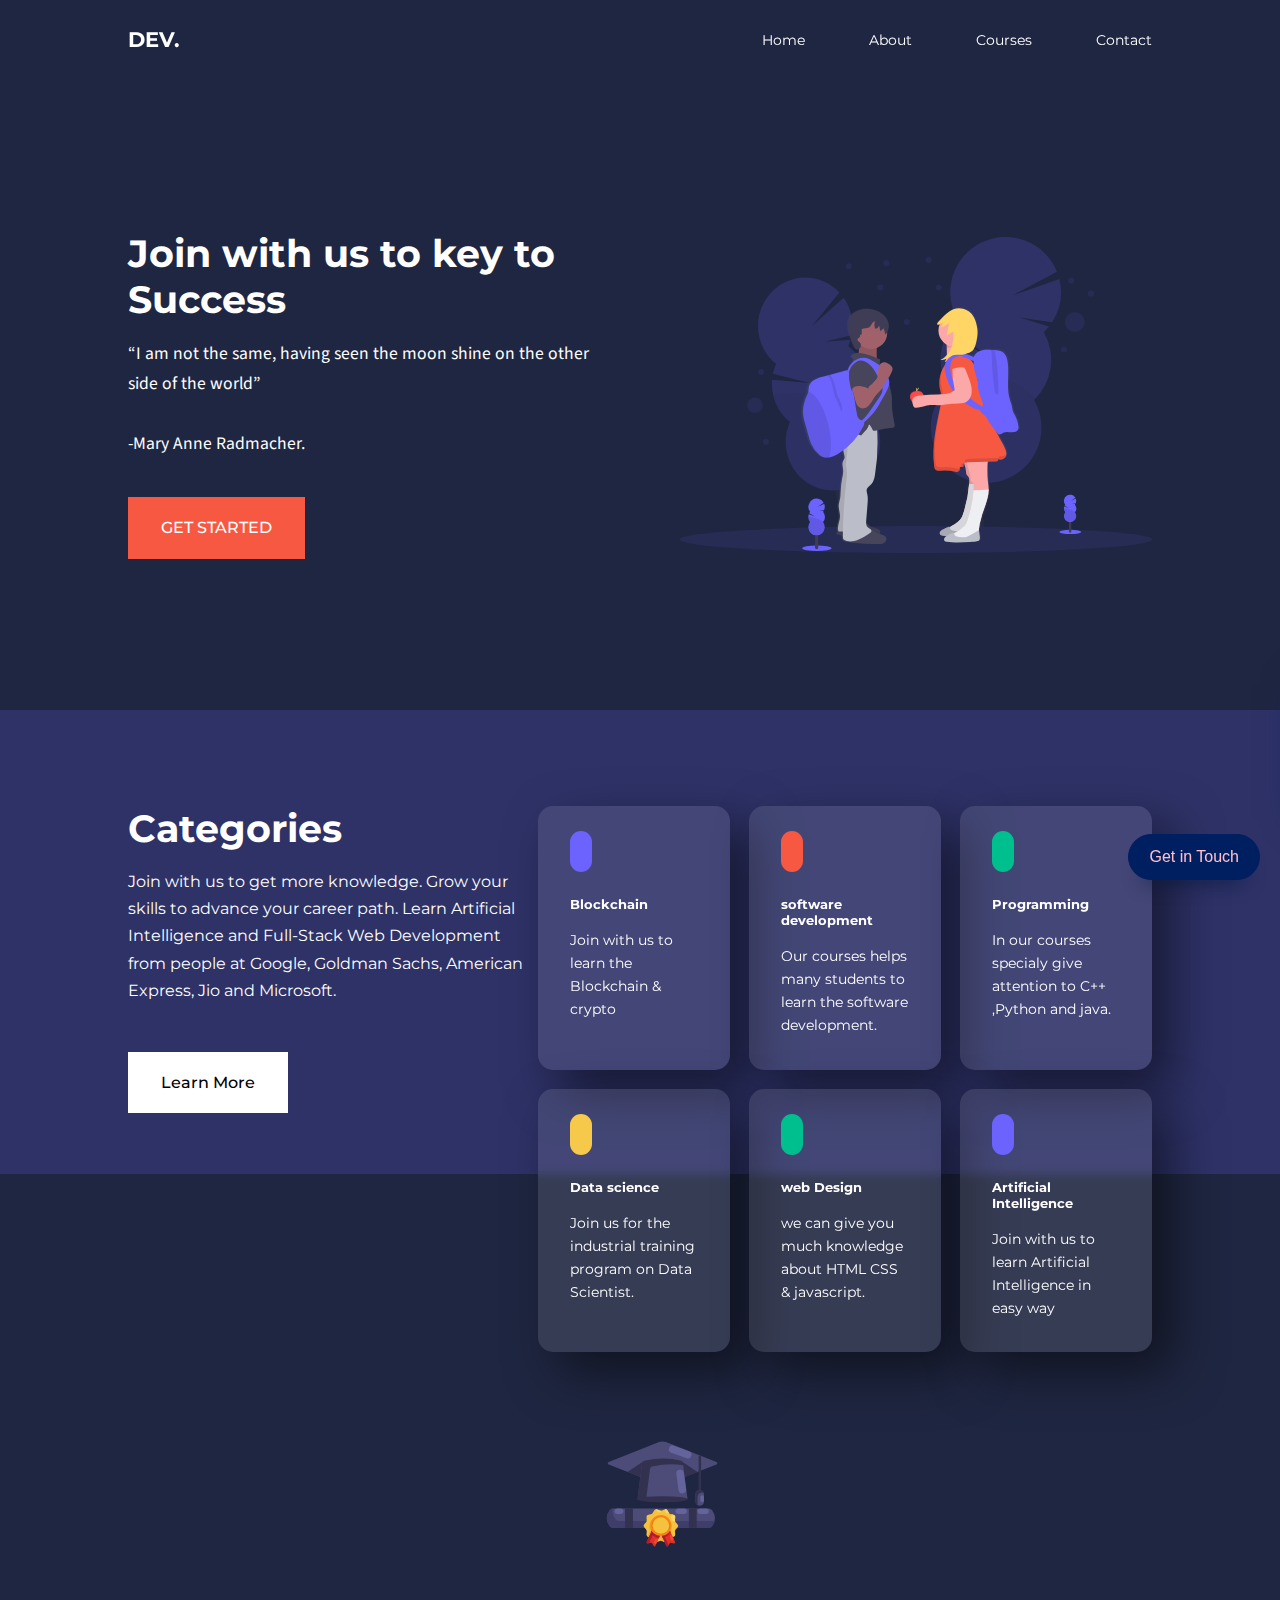
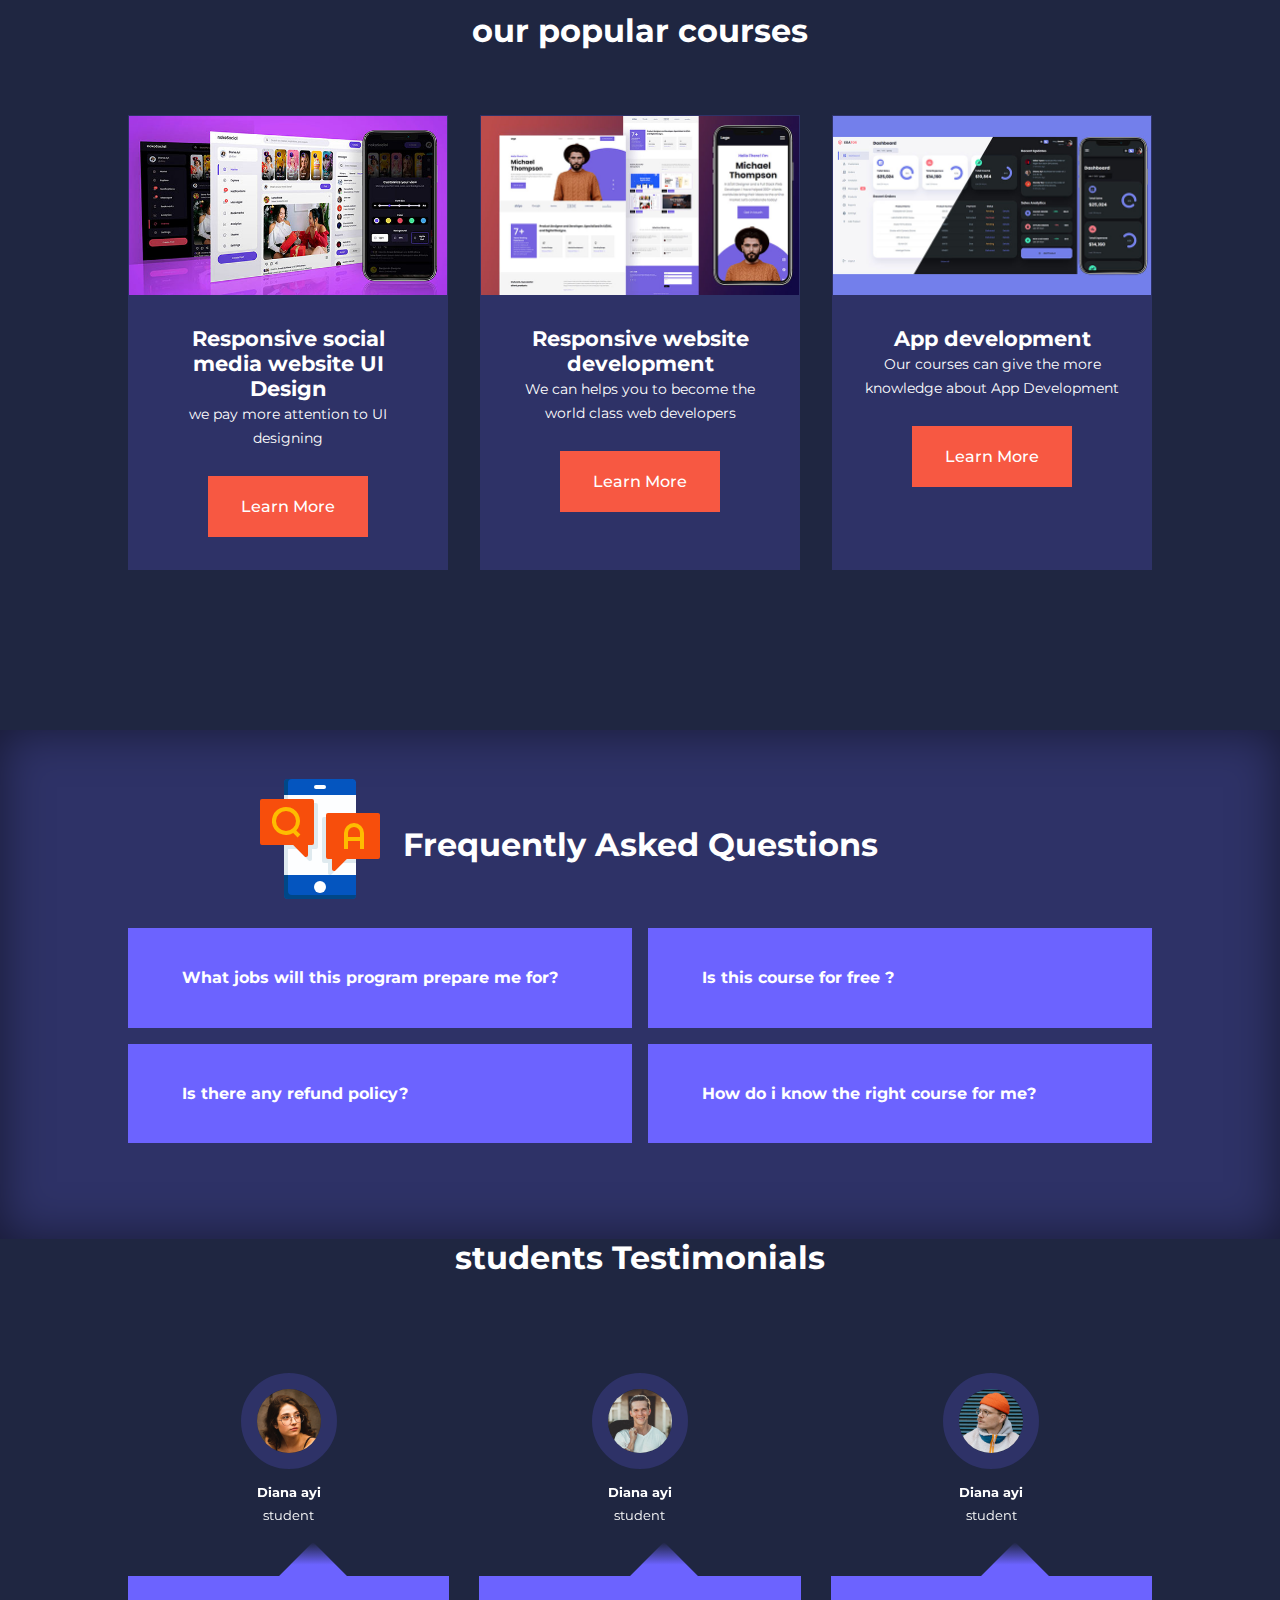
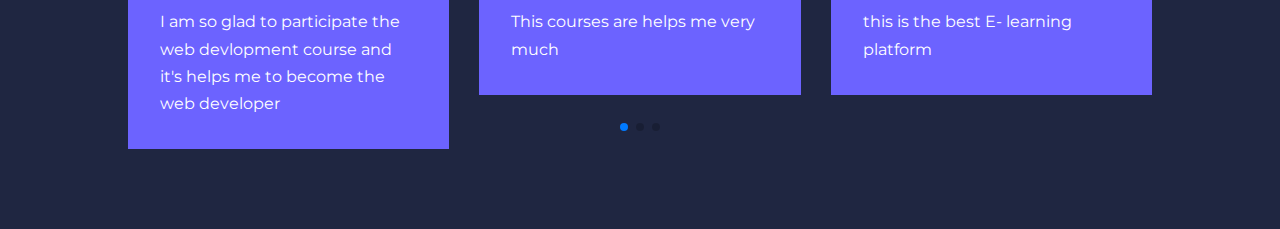
<file: index.html>
<!DOCTYPE html>
<html lang="en">
<head>
    <meta charset="UTF-8">
    <meta http-equiv="X-UA-Compatible" content="IE=edge">
    <meta name="viewport" content="width=device-width, initial-scale=1.0">
    <title>E-Learning web</title>

    <!--iconscout cdn-->
    <link rel="stylesheet" href="https://unicons.iconscout.com/release/v4.0.0/css/thinline.css">
    <link rel="stylesheet" href="https://unicons.iconscout.com/release/v4.0.0/css/line.css">

    <!--google fonts-->
    <link rel="preconnect" href="https://fonts.googleapis.com">
<link rel="preconnect" href="https://fonts.gstatic.com" crossorigin>
<link href="https://fonts.googleapis.com/css2?family=Montserrat:wght@300;400;500;700&display=swap" rel="stylesheet">

    <link rel="stylesheet" href="./css/style.css">
    
    <!--swipper js-->
    <link rel="stylesheet" href="https://unpkg.com/swiper@8/swiper-bundle.min.css"/>

    <!--font awesome-->
    <link rel="stylesheet" href="https://cdnjs.cloudflare.com/ajax/libs/font-awesome/6.1.1/css/all.min.css" integrity="sha512-KfkfwYDsLkIlwQp6LFnl8zNdLGxu9YAA1QvwINks4PhcElQSvqcyVLLD9aMhXd13uQjoXtEKNosOWaZqXgel0g==" crossorigin="anonymous" referrerpolicy="no-referrer" />
</head>
<body>
    <nav>
        <div class="container nav_container">
            <a href="index.html"><h4>DEV.</h4></a>
            <ul class="nav_menu">
                <li><a href="index.html">Home</a></li>
                <li><a href="about.html">About</a></li>
                <li><a href="courses.html">Courses</a></li>
                <li><a href="contact.html">Contact</a></li>
            </ul>
            <button id="open-menu-btn"><i class="uil uil-bars"></i></button>
            <button id="close-menu-btn"><i class="uil uil-multiply"></i></button>
        </div>
    </nav>

    <!--header-->
    <header>
        <div class="container header_container">
            <div class="header_left">
                <h1>Join with us to key to Success</h1>
                <p>    “I am not the same, having seen the moon shine on the other side of the world”
                    <br><br>-Mary Anne Radmacher.</p>
                <a href="courses.html" class="btn btn-primary">GET STARTED</a>
            </div>
            <div class="header_right">
                <div class="header_right-image">
                    <img src="./images/header.svg" alt="">
                </div>
            </div>
        </div>
    </header>

    <section class="catergories">
        <div class="container categories_container">
            <div class="categories_left">
                <h1>Categories</h1>
                <p>Join with us to get more knowledge. Grow your skills to advance your career path. Learn Artificial Intelligence and Full-Stack Web Development from people at Google, Goldman Sachs, American Express, Jio and Microsoft.</p>
                <a href="courses.html" class="btn">Learn More</a>
            </div>
            <!--a href="#" class="btn">Learn More</a-->
            <div class="categories_right">
                <article class="category">
                    <span class="category_icon"><i class="uil uil-bitcoin"></i></span>
                    <h5>Blockchain</h5>
                    <p>Join with us to learn the Blockchain & crypto</p>
                </article>

                <article class="category">
                    <span class="category_icon"><i class="uil uil-bitcoin"></i></span>
                    <h5>software development</h5>
                    <p>Our courses helps many students to learn the software development.  </p>
                </article>

                <article class="category">
                    <span class="category_icon"><i class="uil uil-bitcoin"></i></span>
                    <h5>Programming</h5>
                    <p>In our courses specialy give attention to C++ ,Python and java.  </p>
                </article>

                <article class="category">
                    <span class="category_icon"><i class="uil uil-bitcoin"></i></span>
                    <h5>Data science</h5>
                    <p>Join us for the industrial training program on Data Scientist.</p>
                </article>

                <article class="category">
                    <span class="category_icon"><i class="uil uil-bitcoin"></i></span>
                    <h5>web Design</h5>
                    <p>we can give you much knowledge about HTML CSS & javascript.  </p>
                </article>

                <article class="category">
                    <span class="category_icon"><i class="uil uil-bitcoin"></i></span>
                    <h5>Artificial Intelligence</h5>
                    <p>Join with us to learn Artificial Intelligence in easy way</p>
                </article>
            </div>
        </div>
    </section>
    <!--courses-->
    <div class="course-photo">
        <img class="co-pho" src="./images/education-graduation-learning-school-study-svgrepo-com.svg" alt="">
      </div>
    <section class="courses">
        <br>
        <br>
        <h2 class="co-des">our popular courses</h2>
        
        <div class="courses_container">
            <article class="course">
                <div class="course_image">
                    <img src="./images/course1.jpg">
                </div>
                <div class="course_info">
                <h4>Responsive social media website UI Design</h4>
                <p>we pay more attention to UI designing</p>
                <a href="courses.html" class="btn btn-primary">Learn More</a>
                </div>
            </article>

            <article class="course">
                <div class="course_image">
                    <img src="./images/course2.jpg">
                </div>
                <div class="course_info">
                    <h4>Responsive website development</h4>
                    <p>We can helps you to become the world class web developers</p>
                    <a href="courses.html" class="btn btn-primary">Learn More</a>
                </div>
            </article>

            <article class="course">
                <div class="course_image">
                    <img src="./images/course3.jpg">
                </div>
                <div class="course_info">
                    <h4>App development</h4>
                    <p>Our courses can give the more knowledge about App Development</p>
                    <a href="courses.html" class="btn btn-primary">Learn More</a>
                </div>
            </article>
        </div>
    </section>
    <!--FAQ photo-->
    <div class="faq-photo">
        <img class="faq-pho" src="./images/questions-answers-education-communication-smartphone-svgrepo-com.svg" alt="">
      </div>
    <!--FAQ-->
    <section class="faqs">
        <h2>Frequently Asked Questions</h2>
        <div class="container faqs_container">
            <article class="faq">
                <div class="faq_icon"><i class="uil uil-plus"></i></div>
                <div class="question_answer">
                    <h4>What jobs will this program prepare me for?</h4>
                    <p>
                        This course will prepare you to ace interviews for Full Stack Developer / Data Analyst roles as well as Software Engineer in exciting tech startups, product-based companies, and tech multi-nationals. Our in-built career assistance will help you to crack interviews with resume review sessions, mock interview sessions, curated concept-wise DS/Algo problems, Github and LinkedIn optimisation, as well as resume building and more.
                    </p>
                </div>
            </article>

            <article class="faq">
                <div class="faq_icon"><i class="uil uil-plus"></i></div>
                <div class="question_answer">
                    <h4>Is this course for free ?</h4>
                    <p>
                        No this not a free course.
                    </p>
                </div>
            </article>

            <article class="faq">
                <div class="faq_icon"><i class="uil uil-plus"></i></div>
                <div class="question_answer">
                    <h4>Is there any refund policy?</h4>
                    <p>
                        There is no option for refund in this course.
                    </p>
                </div>
            </article>

            <article class="faq">
                <div class="faq_icon"><i class="uil uil-plus"></i></div>
                <div class="question_answer">
                    <h4>How do i know the right course for me?</h4>
                    <p>
                        Lorem ipsum dolor sit amet, consectetur adipisicing elit. Beatae unde optio facilis blanditiis fugiat! Autem distinctio aspernatur, molestiae cumque corrupti facere impedit, hic vitae est neque accusamus, et iusto dicta.
                    </p>
                </div>
            </article>
        </div>
    </section>

    <!--testimorials-->
    <section class="container testimonials_container swiper mySwiper">
        <h2>students Testimonials</h2>
        <div class="swiper-wrapper">
            <article class="testimonial swiper-slide">
                <div class="avatar">
                    <img src="./images/tm5.jpg" alt="">
                </div>
                <div class="testimonial_info">
                    <h5>Diana ayi</h5>
                    <small>student</small>
                </div>
                <div class="testimonial_body">
                    <p> I am so glad to participate the web devlopment course and it's helps me to become the web developer</p>
                </div>
            </article>

            <article class="testimonial swiper-slide">
                <div class="avatar">
                    <img src="./images/tm6.jpg" alt="">
                </div>
                <div class="testimonial_info">
                    <h5>Diana ayi</h5>
                    <small>student</small>
                </div>
                <div class="testimonial_body">
                    <p>
                       This courses are helps me very much  
                    </p>
                </div>
            </article>

            <article class="testimonial swiper-slide">
                <div class="avatar">
                    <img src="./images/tm8.jpg" alt="">
                </div>
                <div class="testimonial_info">
                    <h5>Diana ayi</h5>
                    <small>student</small>
                </div>
                <div class="testimonial_body">
                    <p>
                        this is the best E- learning platform 
                    </p>
                </div>
            </article>

            <article class="testimonial swiper-slide">
                <div class="avatar">
                    <img src="./images/avatar5.jpg" alt="">
                </div>
                <div class="testimonial_info">
                    <h5>Diana ayi</h5>
                    <small>student</small>
                </div>
                <div class="testimonial_body">
                    <p>
                        I am proud to say that I am one of the student who learned best E-learning platform 
                    </p>
                </div>
            </article>

            <article class="testimonial swiper-slide">
                <div class="avatar">
                    <img src="./images/avatar3.jpg" alt="">
                </div>
                <div class="testimonial_info">
                    <h5>Diana ayi</h5>
                    <small>student</small>
                </div>
                <div class="testimonial_body">
                    <p>
                        this is the best way to Success your targets 
                    </p>
                </div>
            </article>
        </div>
        <div class="swiper-pagination"></div>
    </section>




   

    <!--footer-->

    
    <div class="social-panel-container">
        <div class="social-panel">
            <p>Created with <i class="fab fa-heart"></i> by
                <a target="_blank" href="https://florin-pop.com">Yugeeth Rathnayake #Digitron'22</a></p>
            <button class="close-btn"><i class="fas fa-times"></i></button>
            <h4>Get in touch on</h4>
            <ul>
                <li>
                    <a href="https://www.patreon.com/florinpop17" target="_blank">
                        <i class="fab fa-discord"></i>
                    </a>
                </li>
                <li>
                    <a href="https://twitter.com/florinpop1705" target="_blank">
                        <i class="fab fa-twitter"></i>
                    </a>
                </li>
                <li>
                    <a href="https://linkedin.com/in/florinpop17" target="_blank">
                        <i class="fab fa-linkedin"></i>
                    </a>
                </li>
                <li>
                    <a href="https://facebook.com/florinpop17" target="_blank">
                        <i class="fab fa-facebook"></i>
                    </a>
                </li>
                <li>
                    <a href="https://instagram.com/florinpop17" target="_blank">
                        <i class="fab fa-instagram"></i>
                    </a>
                </li>
            </ul>
        </div>
    </div>
    <button class="floating-btn">
        Get in Touch
    </button>

    <script src="https://unpkg.com/swiper@8/swiper-bundle.min.js"></script>
    <script src="main.js"></script>

    <script>
        var swiper = new Swiper(".mySwiper", {
        slidesPerView: 3,
        spaceBetween: 30,
        pagination: {
          el: ".swiper-pagination",
          clickable: true,
        },
        //when window width => 600px 
        breakpoints: {
            600: {
              slidesPerView: 3
            }
        }
      })
    </script>
</body>
</html>
</file>
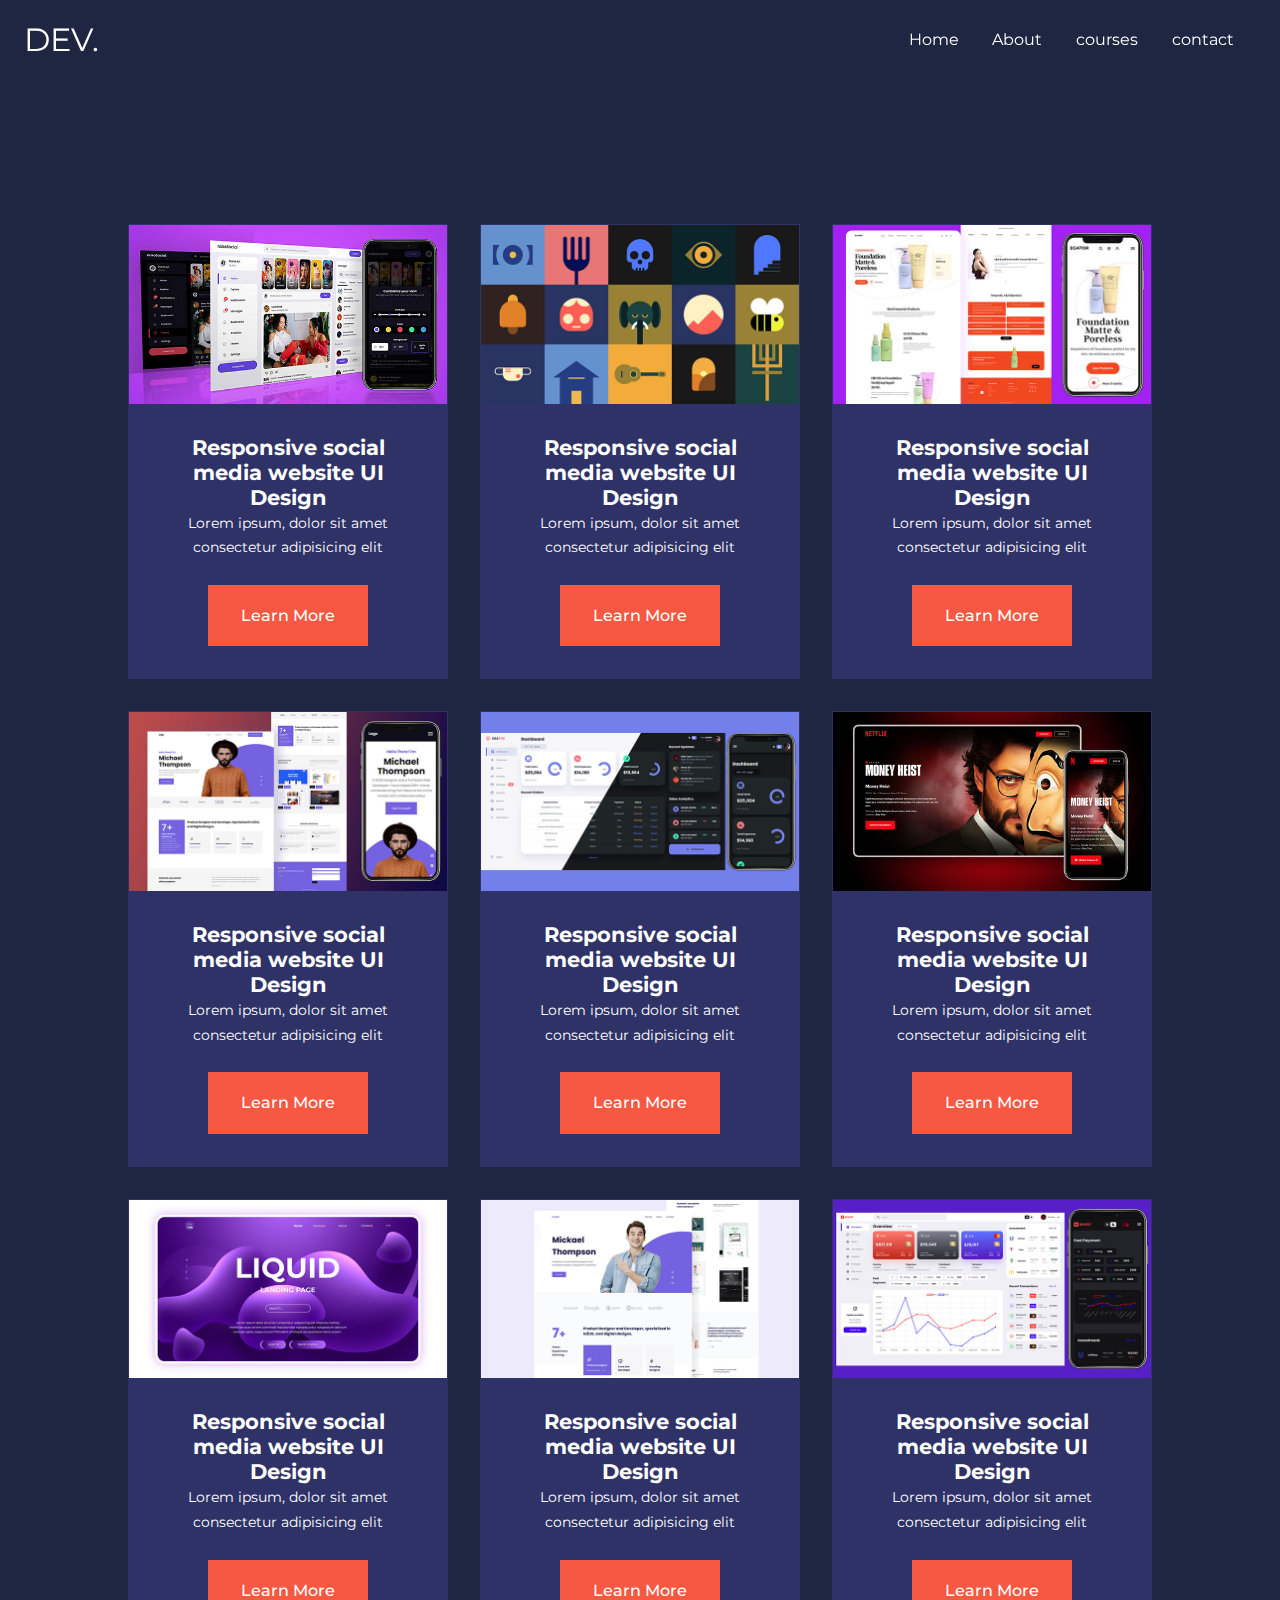
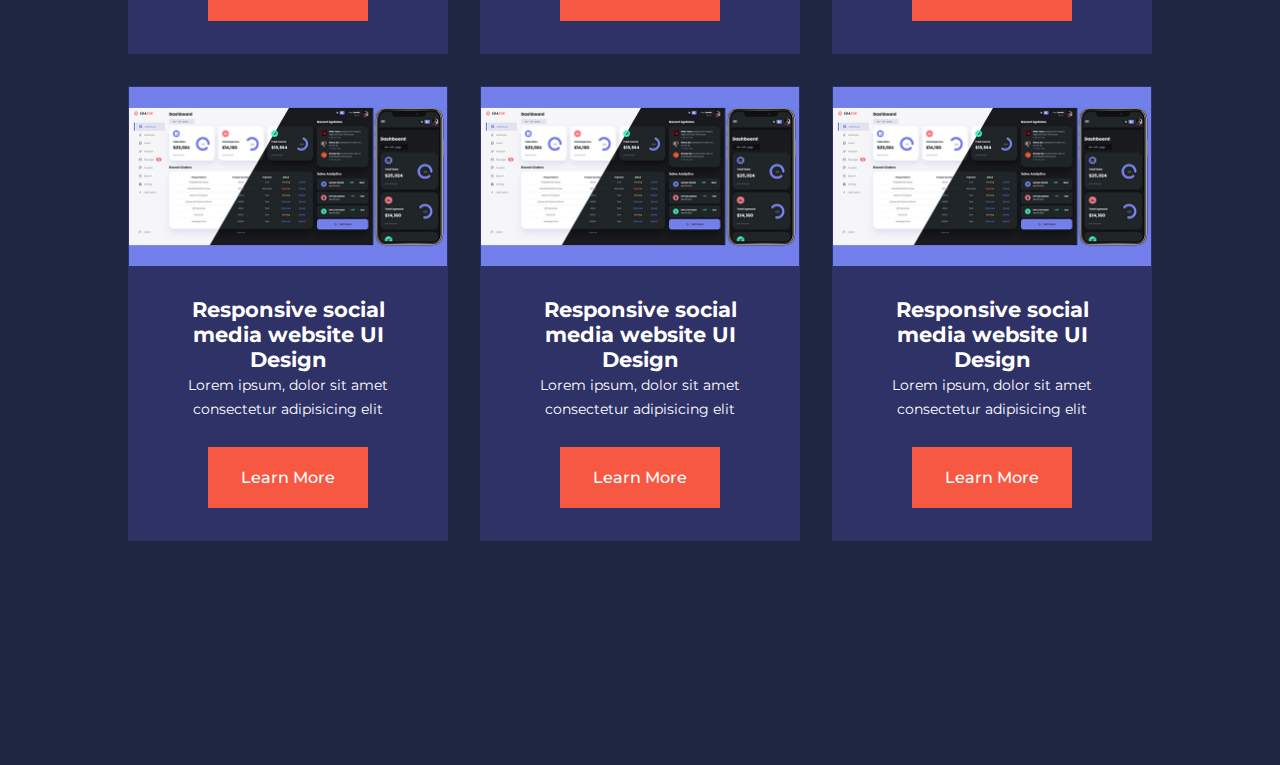
<file: courses.html>
<!DOCTYPE html>
<html lang="en">
<head>
    <meta charset="UTF-8">
    <meta http-equiv="X-UA-Compatible" content="IE=edge">
    <meta name="viewport" content="width=device-width, initial-scale=1.0">
    <title>E-Learning web</title>

    <!--iconscout cdn-->
    <link rel="stylesheet" href="https://unicons.iconscout.com/release/v4.0.0/css/thinline.css">
    <link rel="stylesheet" href="https://unicons.iconscout.com/release/v4.0.0/css/line.css">

    <!--google fonts-->
    <link rel="preconnect" href="https://fonts.googleapis.com">
<link rel="preconnect" href="https://fonts.gstatic.com" crossorigin>
<link href="https://fonts.googleapis.com/css2?family=Montserrat:wght@300;400;500;700&display=swap" rel="stylesheet">

    <link rel="stylesheet" href="./css/courses.css">
    <link rel="stylesheet" href="./css/about.css">
    <link rel="stylesheet" href="./css/style.css">
    
    <!--swipper js-->
    <link rel="stylesheet" href="https://unpkg.com/swiper@8/swiper-bundle.min.css"/>

    <!--font awesome-->
    <link rel="stylesheet" href="https://cdnjs.cloudflare.com/ajax/libs/font-awesome/6.1.1/css/all.min.css" integrity="sha512-KfkfwYDsLkIlwQp6LFnl8zNdLGxu9YAA1QvwINks4PhcElQSvqcyVLLD9aMhXd13uQjoXtEKNosOWaZqXgel0g==" crossorigin="anonymous" referrerpolicy="no-referrer" />
</head>
<body>
    <nav class="navbar">
        <a href="#" class="nav-branding">DEV.</a>
        <ul class="nav-menu">
            <li class="nav-item">
                <a href="./index.html" class="nav-link">Home</a>
            </li>
            <li class="nav-item">
                <a href="./about.html" class="nav-link">About</a>
            </li>
            <li class="nav-item">
                <a href="./courses.html" class="nav-link">courses</a>
            </li>
            <li class="nav-item">
                <a href="./contact.html" class="nav-link">contact</a>
            </li>
        </ul>
        <div class="hamburger">
            <span class="bar"></span>
            <span class="bar"></span>
            <span class="bar"></span>
            <span class="bar"></span>
        </div>
    </nav>

     <!--courses-->
     <section>
        
        <div class="courses_container">
            <article class="course">
                <div class="course_image">
                    <img src="./images/course1.jpg">
                </div>
                <div class="course_info">
                <h4>Responsive social media website UI Design</h4>
                <p>Lorem ipsum, dolor sit amet consectetur adipisicing elit</p>
                <a href="courses.html" class="btn btn-primary">Learn More</a>
                </div>
            </article>

            <article class="course">
                <div class="course_image">
                    <img src="./images/course11.jpg">
                </div>
                <div class="course_info">
                    <h4>Responsive social media website UI Design</h4>
                    <p>Lorem ipsum, dolor sit amet consectetur adipisicing elit</p>
                    <a href="courses.html" class="btn btn-primary">Learn More</a>
                </div>
            </article>

            <article class="course">
                <div class="course_image">
                    <img src="./images/course13.jpg">
                </div>
                <div class="course_info">
                    <h4>Responsive social media website UI Design</h4>
                    <p>Lorem ipsum, dolor sit amet consectetur adipisicing elit</p>
                    <a href="courses.html" class="btn btn-primary">Learn More</a>
                </div>
            </article>

            <article class="course">
                <div class="course_image">
                    <img src="./images/course2.jpg">
                </div>
                <div class="course_info">
                    <h4>Responsive social media website UI Design</h4>
                    <p>Lorem ipsum, dolor sit amet consectetur adipisicing elit</p>
                    <a href="courses.html" class="btn btn-primary">Learn More</a>
                </div>
            </article>

            <article class="course">
                <div class="course_image">
                    <img src="./images/course3.jpg">
                </div>
                <div class="course_info">
                    <h4>Responsive social media website UI Design</h4>
                    <p>Lorem ipsum, dolor sit amet consectetur adipisicing elit</p>
                    <a href="courses.html" class="btn btn-primary">Learn More</a>
                </div>
            </article>

            <article class="course">
                <div class="course_image">
                    <img src="./images/course9.jpg">
                </div>
                <div class="course_info">
                    <h4>Responsive social media website UI Design</h4>
                    <p>Lorem ipsum, dolor sit amet consectetur adipisicing elit</p>
                    <a href="courses.html" class="btn btn-primary">Learn More</a>
                </div>
            </article>

            <article class="course">
                <div class="course_image">
                    <img src="./images/course15.jpg">
                </div>
                <div class="course_info">
                    <h4>Responsive social media website UI Design</h4>
                    <p>Lorem ipsum, dolor sit amet consectetur adipisicing elit</p>
                    <a href="courses.html" class="btn btn-primary">Learn More</a>
                </div>
            </article>

            <article class="course">
                <div class="course_image">
                    <img src="./images/course16.jpg">
                </div>
                <div class="course_info">
                    <h4>Responsive social media website UI Design</h4>
                    <p>Lorem ipsum, dolor sit amet consectetur adipisicing elit</p>
                    <a href="courses.html" class="btn btn-primary">Learn More</a>
                </div>
            </article>

            <article class="course">
                <div class="course_image">
                    <img src="./images/course17.jpg">
                </div>
                <div class="course_info">
                    <h4>Responsive social media website UI Design</h4>
                    <p>Lorem ipsum, dolor sit amet consectetur adipisicing elit</p>
                    <a href="courses.html" class="btn btn-primary">Learn More</a>
                </div>
            </article>

            <article class="course">
                <div class="course_image">
                    <img src="./images/course3.jpg">
                </div>
                <div class="course_info">
                    <h4>Responsive social media website UI Design</h4>
                    <p>Lorem ipsum, dolor sit amet consectetur adipisicing elit</p>
                    <a href="courses.html" class="btn btn-primary">Learn More</a>
                </div>
            </article>

            <article class="course">
                <div class="course_image">
                    <img src="./images/course3.jpg">
                </div>
                <div class="course_info">
                    <h4>Responsive social media website UI Design</h4>
                    <p>Lorem ipsum, dolor sit amet consectetur adipisicing elit</p>
                    <a href="courses.html" class="btn btn-primary">Learn More</a>
                </div>
            </article>

            <article class="course">
                <div class="course_image">
                    <img src="./images/course3.jpg">
                </div>
                <div class="course_info">
                    <h4>Responsive social media website UI Design</h4>
                    <p>Lorem ipsum, dolor sit amet consectetur adipisicing elit</p>
                    <a href="courses.html" class="btn btn-primary">Learn More</a>
                </div>
            </article>
        </div>
    </section>

    <script src="main.js"></script>
    <script src="cc.js"></script>
</body>
</html>
</file>
<file: css/style.css>
@import url('https://fonts.googleapis.com/css2?family=Montserrat:wght@300;400;500;700&display=swap');
@import url('https://fonts.googleapis.com/css2?family=Source+Sans+Pro:ital@1&display=swap');
*{
    margin: 0;
    padding: 0;
    border: 0;
    outline: 0;
    text-decoration: none;
    list-style: none;
    box-sizing: border-box;
}
/*scroll bar functions*/
html{
    scrollbar-width: normal;
    scrollbar-color:  gold;
}
html::-webkit-scrollbar{
    width: 1vw;
}
html::-webkit-scrollbar-thumb{
    background-color: gold;
}
html::-webkit-scrollbar-thumb:hover{
    background-color: goldenrod;
}
html::-webkit-scrollbar-track{
    background-color: blue;
}
html::-webkit-scrollbar-track:hover{
    background-color: royalblue;
}

:root{
    --color-primary: #6c63ff;
    --color-success: #00bf8e;
    --color-warning: #f7c94b;
    --color-danger: #f75842;
    --color-danger-varient: rgba(247, 88, 66, 0.4);
    --color-white: #fff;
    --color-light: rgba(255,255,255,0.7);
    --color-black: #000;
    --color-bg: #1f2641;
    --color-bg1: #2e3267;
    --color-bg2: #424890;

    --container-width-lg: 80%;
    --container-width-md: 90%;
    --container-width-sm: 94%;

    --transition: all 400ms ease;
}

body{
    font-family: 'Montserrat', sans-serif;
    line-height: 1.7;
    color: var(--color-white);
    background: var(--color-bg);
}
.container{
    width: var(--container-width-lg);
    margin: 0 auto;
}
section{
    padding: 6rem 0;
}
section h2{
    text-align: center;
    margin-bottom: 4rem;
}
h1,h2,h3,h4,h5{
    line-height: 1.2;
}
h1{
    font-size: 2.4rem;
}
h2{
    font-size: 2rem;
}
h3{
    font-size: 1.6rem;
}
h4{
    font-size: 1.3rem;
}
a{
    color: var(--color-white);
}
img{
    width: 100%;
    display: block;
    object-fit: cover;
}
.btn{
    display: inline-block;
    background: var(--color-white);
    color: var(--color-black);
    padding: 1rem 2rem;
    border: 1px solid transparent;
    font-weight: 500;
    transition: var(--transition);
}
.btn:hover{
    background: transparent;
    color: var(--color-white);
    border-color: var(--color-white);
}
.btn-primary{
    background: var(--color-danger);
    color: var(--color-white);
}
/*nav bar*/
nav{
    background: transparent;
    width: 100vw;
    height: 5rem;
    position: fixed;
    top: 0;
    z-index: 11;
}
/*js scroll color change effect*/
.window-scroll{
    background: var(--color-primary);
    box-shadow: 0 1rem 2rem rgba(0, 0, 0, 0.2);
    background: var(--color-bg2);
}
.nav_container{
    height: 100%;
    display: flex;
    justify-content: space-between;
    align-items: center;
}
nav button{
    display: none;
}
.nav_menu{
    display: flex;
    align-items: center;
    gap: 4rem;
}
.nav_menu a{
    font-size: 0.9rem;
    transition: all 400ms ease;
}
.nav_menu a:hover{
    color: gold;
}
/*header*/
header{
    position: relative;
    top: 5rem;
    overflow: hidden;
    height: 70vh;
    margin-bottom: 5rem;
}
.header_container{
    display: grid;
    grid-template-columns: 1fr 1fr;
    align-items: center;
    gap: 5rem;
    height: 100%;
}
.header_left p{
    margin: 1rem 0 2.4rem;
    font-family: 'Source Sans Pro', sans-serif;
    font-size: 1.1rem;
}

/*categories*/
.catergories{
    background-color: var(--color-bg1);
    height: 29rem;
}
.categories h1{
    line-height: 1;
    margin-bottom: 3rem;
}
.categories_container{
    display: grid;
    grid-template-columns: 40% 60%;
}
.categories_left p{
    margin: 1rem 0 3rem;
}
.categories_right{
    display: grid;
    grid-template-columns: repeat(3, 1fr);
    gap: 1.2rem;
}
.category{
    position: relative;
    box-shadow: 20px 20px 50px rgba(0, 0, 0, 0.5);
    border-radius: 15px;
    background: rgba(255, 255, 255, 0.1);
    backdrop-filter: blur(5px);
    padding: 2rem;
    transition: var(--transition);
}
.category:hover{
    box-shadow: 0 3rem 3rem rgba(0, 0, 0, 0.3);
    z-index: 1;   
    transform: translateY(-3%)
}
.category:nth-child(2) .category_icon{
    background: var(--color-danger);
}
.category:nth-child(3) .category_icon{
    background: var(--color-success);
}
.category:nth-child(4) .category_icon{
    background: var(--color-warning);
}
.category:nth-child(5) .category_icon{
    background: var(--color-success);
}
.category_icon{
    background: var(--color-primary);
    padding: 0.7rem;
    border-radius: 0.9rem;
}
.category h5{
    margin: 2rem 0 1rem;
}
.category p{
    font-size: 0.85rem; 
}

/*courses-photo*/
.course-photo{
    gap: 3rem;
    align-items: center;
    width: 8rem;
    height: 8rem;
    font-size: 10rem;
}
.course-photo img.co-pho{
    display: block;
    position: relative;
    top: 200%;
    left: 467%;
}
/*.course-photo .co-des{
    text-align: center;
    top:10%
}*/
/*courses*/
.courses{
    margin-top: 10rem;
    margin-left: 08rem;
    margin-right: 08rem;
}
.courses_container{
    display: grid;
    grid-template-columns: repeat(3,1fr);
    gap: 2rem;
}
.course{
    background: var(--color-bg1);
    text-align: center;
    border: 1px solid transparent;
    transition: var(--transition);
}
.course a{
    margin-top: 10%;
}
.course:hover{
    background: transparent;
    border-color: var(--color-primary);
}
.course_info{
    padding: 2rem;
}
.course_info p{
    margin: 1,2rem 0 2rem;
    font-size: 0.9rem;
}

/*FAQ photo*/
.faq-photo{
    gap: 3rem;
    align-items: center;
    width: 4rem;
    height: 4rem;
    font-size: 10rem;
}
.faq-photo img.faq-pho{
    display: flex;
    position: relative;
    height: 8rem;
    width: 8rem;
    top: 170%;
    left: 400%;
    animation: move 1.9s infinite;
}
@keyframes move{
    0%{
        top: 0;
    }
    50%{
        top: 100%;
    }
    100%{
        top: 0;
    }
}

/*FAQ*/
.faqs{
    background: var(--color-bg1);
    box-shadow: inset 0 0 3rem rgba(0, 0, 0, 0.5);
}
.faqs_container{
    display: grid;
    grid-template-columns: 1fr 1fr;
    gap: 1rem;
}
.faq{
    padding: 2rem;
    display: flex;
    align-items: center;
    gap: 1.4rem;
    height: fit-content;
    background: var(--color-primary);
    cursor: pointer;
}
.faq h4{
    font-size: 1rem;
    line-height: 2.2;
}
.faq_icon{
    align-self: flex-start;
    font-size: 1.2rem;
}
.faq p{
    margin-top: 0.8rem;
    display: none;
}
.faq.open p{
    display: block;
}

/*testimonial*/
.testimonials_container{
    overflow-x: hidden;
    position: relative;
    margin-bottom: 5rem;
}
.testimonial{
    padding-top: 2rem;
}
.avatar{
    width: 6rem;
    height: 6rem;
    border-radius: 50%;
    overflow: hidden;
    margin: 0 auto 1rem;
    border: 1rem solid var(--color-bg1);
}
.testimonial_info{
    text-align: center;
}
.testimonial_body{
    background: var(--color-primary);
    padding: 2rem;
    margin-top: 3rem;
    position: relative;
}
.testimonial_body::before{
    content: "";
    display: block;
    background: linear-gradient(135deg, transparent, var(--color-primary), var(--color-primary), var(--color-primary));
    width: 3rem;
    height: 3rem;
    position: absolute;
    left: 50%;
    top: -1.5rem;
    transform: rotate(45deg);
}


 
  /*get in touch*/
  /* SOCIAL PANEL CSS */
.social-panel-container {
	position: fixed;
	right: 0;
	bottom: 80px;
	transform: translateX(100%);
	transition: transform 0.4s ease-in-out;
}

.social-panel-container.visible {
	transform: translateX(-10px);
}

.social-panel {	
	background-color: #fff;
	border-radius: 16px;
	box-shadow: 0 16px 31px -17px rgba(0,31,97,0.6);
	border: 5px solid #001F61;
	display: flex;
	flex-direction: column;
	justify-content: center;
	align-items: center;
	font-family: 'Muli';
	position: relative;
	height: 169px;	
	width: 370px;
	max-width: calc(100% - 10px);
}

.social-panel button.close-btn {
	border: 0;
	color: #3253b8;
	cursor: pointer;
	font-size: 20px;
	position: absolute;
	top: 5px;
	right: 5px;
}

.social-panel button.close-btn:focus {
	outline: none;
}

.social-panel p {
	background-color: #001F61;
	border-radius: 0 0 10px 10px;
	color: #fff;
	font-size: 14px;
	line-height: 18px;
	padding: 2px 17px 6px;
	position: absolute;
	top: 0;
	left: 50%;
	margin: 0;
	transform: translateX(-50%);
	text-align: center;
	width: 235px;
}

.social-panel p i {
	margin: 0 5px;
}

.social-panel p a {
	color: #FF7500;
	text-decoration: none;
}

.social-panel h4 {
	margin: 20px 0;
	color: #1a4ee7;	
	font-family: 'Muli';	
	font-size: 14px;	
	line-height: 18px;
	text-transform: uppercase;
}

.social-panel ul {
	display: flex;
	list-style-type: none;
	padding: 0;
	margin: 0;
}

.social-panel ul li {
	margin: 0 10px;
}

.social-panel ul li a  {
	border: 1px solid #DCE1F2;
	border-radius: 50%;
	color: #001F61;
	font-size: 20px;
	display: flex;
	justify-content: center;
	align-items: center;
	height: 50px;
	width: 50px;
	text-decoration: none;
}

.social-panel ul li a:hover {
    color: royalblue;
	border-color: #FF6A00;
	box-shadow: 0 9px 12px -9px #FF6A00;
}

.floating-btn {
	border-radius: 26.5px;
	background-color: #001F61;
	border: 1px solid #001F61;
	box-shadow: 0 16px 22px -17px #03153B;
	color: pink;
	cursor: pointer;
	font-size: 16px;
	line-height: 20px;
	padding: 12px 20px;
	position: fixed;
	bottom: 20px;
	right: 20px;
	z-index: 999;
}

.floating-btn:hover {
	background-color: gold;
	color: #001F61;
}

.floating-btn:focus {
	outline: none;
}



@media (max-width: 480px) {

	.social-panel-container.visible {
		transform: translateX(0px);
	}
	
	.floating-btn {
		right: 10px;
	}
}


  /*media querries*/
@media (max-width: 1024px){
        .container{
            width: var(--container-width-md);
        }
        h1{
            font-size: 2.2rem;
        }
        h2{
            font-size: 1.7rem;
        }
    
        h3{
            font-size: 1.4rem;
        }
    
        h4{
            font-size: 1.2rem;
        }
    
          /*nav bar*/
        nav button {
            display: inline-block;
            background: transparent;
            font-size: 1.8rem;
            color: var(--color-white);
            cursor: pointer;
        }
        nav button#close-menu-btn{
            display: none;
        }
        .nav_menu{
            position: fixed;
            top: 5rem;
            right: 5%;
            height: fit-content;
            width: 18rem;
            flex-direction: column;
            gap: 0;
            display: none;
        }
        .nav_menu li{
            width: 100%;
            height: 5.8rem;
            animation: animateNavItem 400ms linear forwards;
            transform-origin: top right;
            opacity: 0;
        }
        .nav_menu li:nth-child(2){
            animation-delay: 200ms;
        }
        .nav_menu li:nth-child(3){
            animation-delay: 400ms;
        }
        .nav_menu li:nth-child(4){
            animation-delay: 600ms;
        }
        @keyframes animateNavItem {
            0%{
                transform: rotateZ(-90deg) rotateX(90deg) scale(0.1);
            }
            100%{
                transform: rotateZ(0deg) rotateX(0) scale(1);
                opacity: 1;
            }
        }

        .nav_menu li a{
            background: var(--color-primary);
            box-shadow: -4rem 6rem 10rem rgba(0, 0, 0, 0.6);
            width: 100%;
            height: 100%;
            display: grid;
            place-items: center;
        }
        .nav_menu li a:hover{
            background: var(--color-bg2);
            color: var(--color-white);
        }

        /*header*/
        header{
            height: 52vh;
            margin-bottom: 4rem;
        }
        .header_container{
            gap: 0;
            padding-bottom: 3rem;
        }

        /*categories*/
        .categories{
            height: auto;
        }
        .categories_container{
            grid-template-columns: 1fr;
            gap: 3rem;
        }
        .categories_left{
            margin-right: 0;
        }

        /*popular courses*/
        .courses{
            margin-top: 10rem;
        }
        .courses_container{
            grid-template-columns: 1fr 1fr;
        }
        .course-photo{
            overflow: hidden;
        }

        /*faq*/
        .faqs_container{
            grid-template-columns: 1fr;
        }
        .faq{
            padding: 1.5rem;
        }
}

/*@media phone*/

@media (max-width: 600px) {
    .container{
        width: var(--container-width-sm);
    }

    /*nav bar*/
    .nav_menu{
        right: 3%;
    }

    /*header*/
    header{
        height: 100vh;
    }
    .header_container{
        grid-template-columns: 1fr;
        text-align: center;
        margin-top: 0;
    }
    .header_left p{
        margin-bottom: 1.3rem;
    }

    /*categories*/
    .categories_right{
        grid-template-columns: 1fr 1fr;
        gap: 0.7rem;
    }
    .category{
        padding: 1rem;
        border-radius: 1rem;
    }
    .category_icon{
        margin-top: 4px;
        display: inline-block;
    }

    /*popular course*/
    .courses{
        margin-top: 30rem;
    }
    .courses_container{
        grid-template-columns: 1fr;
    }

    /*testimonial*/
    .testimonial_body{
        overflow: hidden;
        display: grid;
        grid-template-columns: 1fr;
        grid-template-rows: 1fr;
        padding: 1.2rem;
    }

}
</file>
<file: css/courses.css>
.courses{
    margin-top: 1rem;
}
.courses_container{
    margin: 10%;
}
</file>
<file: css/about.css>
/*nav bar*/
li{
    list-style: none;
}
a{
    color: white;
    text-decoration: none;
}
.navbar{
    min-height: 70px;
    display: flex;
    justify-content: space-between;
    align-items: center;
    padding: 0 24px;
}
.nav-menu{
    display: flex;
    justify-content: space-between;
    align-items: center;
    gap: 15%;
    margin-right: 10%;
}
.nav-branding{
    font-size: 2rem;
}
.nav-link{
    transition: 0.7s ease;
}
.nav-link:hover{
    color: dodgerblue;
}
.hamburger{
    display: none;
    cursor: pointer;
}
.bar{
    display: block;
    width: 25px;
    height: 3px;
    margin: 5px auto;
    -webkit-transition: all 0.3s ease-in-out;
    background: white;
}
/*js color change*/
.window-scroll{
    background: var(--color-primary);
    box-shadow: 0 1rem 2rem rgba(0, 0, 0, 0.2);
}
.nav_container{
    height: 100%;
    display: flex;
    justify-content: space-between;
    align-items: center;
}
nav button{
    display: none;
}
.nav_menu{
    display: flex;
    align-items: center;
    gap: 4rem;
}
.nav_menu a{
    font-size: 0.9rem;
    transition: all 400ms ease;
}
.nav_menu a:hover{
    color: var(--color-bg2);
}
/*achivement*/
.about_achievements{
    margin-top: 3rem;
}
.about_achievements-container{
    display: grid;
    grid-template-columns: 40% 60%;
    gap: 5rem;
}
.about_achievement-right > p{
    margin: 1.6rem 0 2.5rem;
}
.achievements_cards{
    display: grid;
    grid-template-columns: repeat(3, 1fr);
    gap: 1.5rem;
}
.achievement_card{
    background: var(--color-bg1);
    padding: 1.6rem;
    border-radius: 1rem;
    text-align: center;
    transition: var(--transition);
}
.achievement_card:hover{
    background: var(--color-bg2);
    box-shadow: 1rem 3rem 3rem rgba(0, 0, 0, 0.3);
}
.achievement_icon{
    background: var(--color-danger);
    padding: 0.6rem;
    border-radius: 1rem;
    display: inline-block;
    margin-bottom: 2rem;
    font-size: 2rem;
}
.achievement_card:nth-child(2) .achievement_icon{
    background: var(--color-success);
}
.achievement_card:nth-child(3) .achievement_icon{
    background: var(--color-primary);
}
.achievement_card p{
    margin-top: 1rem;
}

/*team*/
.team{
    background: var(--color-bg1);
    box-shadow: inset 0 0 3rem rgba(0, 0, 0, 0.5);
}
.team_container{
    display: grid;
    grid-template-columns: repeat(4, 1fr);
    gap: 2rem;
}
.team_member{
    background: var(--color-bg2);
    padding: 2rem;
    border: 1px solid transparent;
    transition: var(--transition);
    position: relative;
    overflow: hidden;
}
.team_member:hover{
    background: transparent;
    border-radius: var(--color-primary);
}
.team_member-image img{
    filter: saturate(0);
}
.team_member:hover{
    filter: saturate(1);
}
.team_member-info * {
    text-align: center;
    margin-top: 1.4rem;
}
.team_member-info p{
    color: var(--color-light);
}
.team_member-socials{
    position: absolute;
    top: 50%;
    transform: translateY(-50%);
    right: -100%;
    display: flex;
    flex-direction: column;
    background: var(--color-primary);
    border-radius: 1rem 0 0 1rem;
    box-shadow: -2rem 0 2rem rgba(0,0, 0, 0.3);
    transition: var(--transition);
}
.team_member:hover .team_member-socials{
    right: 0;
}
.team_member-socials a{
    padding: 1rem;
}

/*media querries tab*/
@media (max-width: 1024px){
    .about_achievements{
        margin-top: 2rem;
    }
    .about_achievements-container{
        grid-template-columns: 1fr;
        gap: 4rem;
    }
    .about_achievement-left{
        width: 80%;
        margin: 1 auto;
    }
    .team_container{
        grid-template-columns: repeat(3, 1fr);
        gap: 1.5rem;
    }
    .team_member{
        padding: 1rem;
    }

}

/*media querries phone*/
@media (max-width: 600px){

    .achievements_cards{
        grid-template-columns: 1fr 1fr;
        gap: 0.7rem;
    }
    .team_container{
        grid-template-columns: 1fr 1fr;
        gap: 0.7rem;
    }
    .team_member{
        padding: 0;
    }
    .team_member p{
        margin-bottom: 1.5rem;
    }

}

    @media (max-width: 1024px){
        .container{
            width: var( --container-width-sm);
        }
        h1{
            font-size: 2.2rem;
        }
        h2{
            font-size: 1.7rem;
        }
    
        h3{
            font-size: 1.4rem;
        }
    
        h4{
            font-size: 1.2rem;
        }
    }

 @media(max-width: 768px){
     .hamburger{
         display: block;
     }
     .hamburger.active .bar:nth-child(2){
         opacity: 0;
     }
     .hamburger.active .bar:nth-child(1){
         transform: translateY(8px) rotate(45deg);
     }
     .hamburger.active .bar:nth-child(3){
         transform: translateY(-8px) rotate(-45deg);
     }
     .nav-menu{
         position: fixed;
         left: -100%;
         top: 70px;
         gap: 0;
         flex-direction: column;
         background-color: #262626;
         width: 100%;
         text-align: center;
         transition: 0.3s;
     }
     .nav-item{
         margin: 16px 0;
     }
     .nav-menu.active{
         left: 0;
     }
 }
</file>
